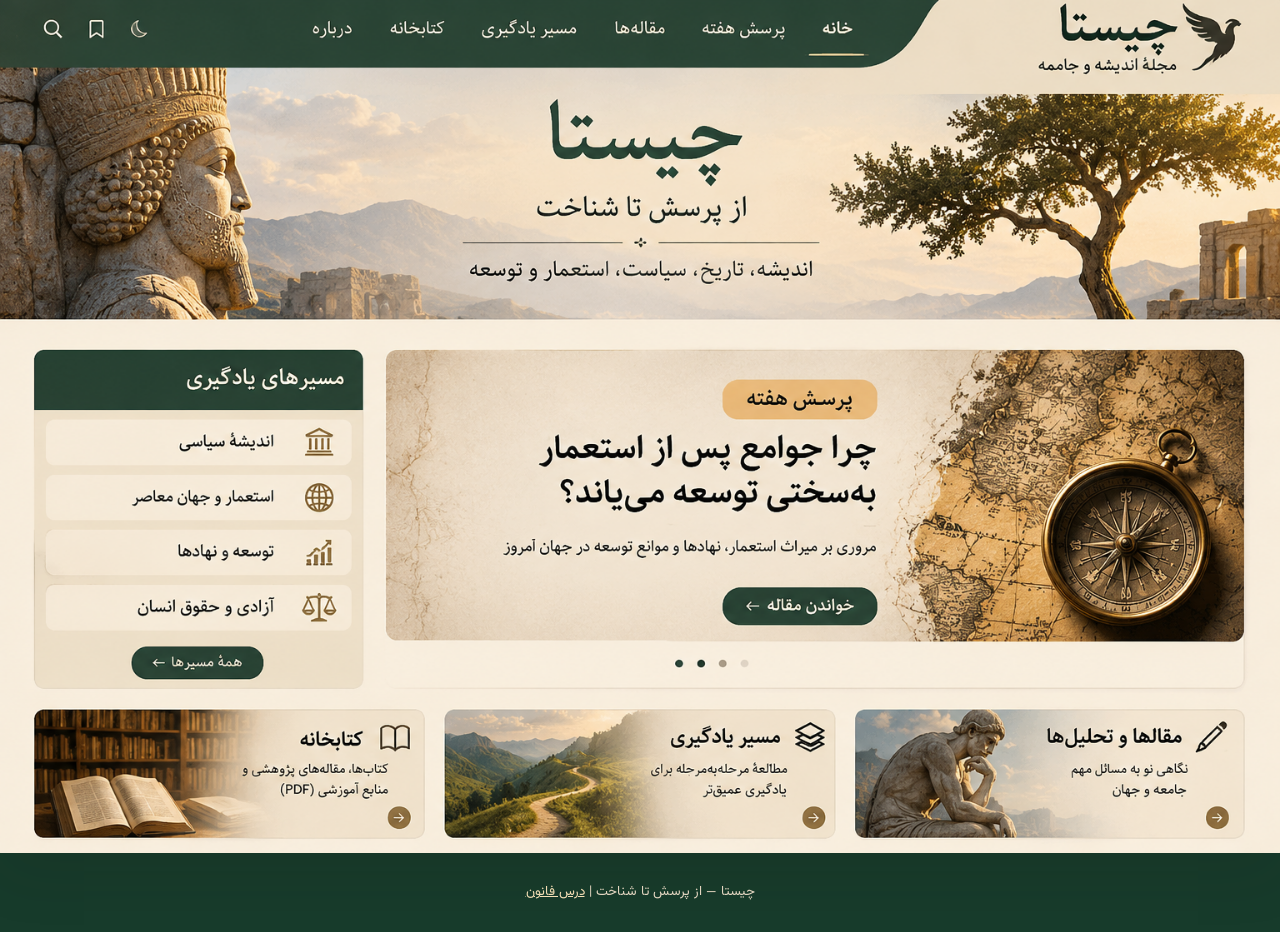
<file: index.html>
<!doctype html>
<html lang="fa" dir="rtl"><head>
<meta charset="utf-8"><meta name="viewport" content="width=device-width,initial-scale=1">
<meta name="description" content="چیستا؛ از پرسش تا شناخت — مجلهٔ اندیشه و جامعه">
<meta name="theme-color" content="#173b2b">
<title>چیستا | از پرسش تا شناخت</title>
<link rel="stylesheet" href="style.css">
<script defer src="home-content.js"></script>
<script defer src="chista-ui.js"></script>
</head><body class="original-home">
<!-- Desktop: the ORIGINAL image is intentionally preserved pixel-for-pixel. Link regions and
     configurable text layers sit ABOVE it. The image's original font, icons and artwork remain. -->
<main class="desktop-site" id="top"><div class="visual-shell" dir="ltr">
<img class="screen-image" src="assets/chista-original.png" width="1536" height="1024" alt="چیستا؛ طرح اصلی مجلهٔ اندیشه و جامعه، پرسش هفته، مسیرهای یادگیری، کتابخانه و مقاله‌ها">
<!-- Main navigation with the same positions as the original design. -->
<a class="hotspot" style="left:63.2%;top:0;width:7.1%;height:7.9%" href="index.html" aria-label="خانه"></a>
<a class="hotspot" style="left:54%;top:0;width:8.7%;height:7.9%" href="question.html" aria-label="پرسش هفته"></a>
<a class="hotspot" style="left:46.8%;top:0;width:6.5%;height:7.9%" href="essays.html" aria-label="مقاله‌ها"></a>
<a class="hotspot" style="left:36.6%;top:0;width:9.5%;height:7.9%" href="paths.html" aria-label="مسیر یادگیری"></a>
<a class="hotspot" style="left:29.4%;top:0;width:6.2%;height:7.9%" href="library.html" aria-label="کتابخانه"></a>
<a class="hotspot" style="left:23%;top:0;width:6.1%;height:7.9%" href="about.html" aria-label="درباره"></a>
<!-- Original icons: search, bookmark, moon. Their pixel artwork is in the screenshot; buttons are invisible hit regions. -->
<button class="tool-hotspot search-hotspot" style="left:2.65%;top:1.2%;width:3.3%;height:5.8%" type="button" data-chista-action="search" aria-label="جست‌وجو در چیستا" title="جست‌وجو"></button>
<button class="tool-hotspot bookmark-hotspot" style="left:6.1%;top:1.2%;width:3.2%;height:5.8%" type="button" data-chista-action="bookmark" aria-label="نشانک‌گذاری سایت" title="ذخیرهٔ سایت"></button>
<button class="tool-hotspot night-hotspot" style="left:9.75%;top:1.2%;width:3%;height:5.8%" type="button" data-chista-action="night" aria-label="حالت مطالعهٔ شب" title="حالت شب"></button>
<!-- Learning pathways: icon positions on the RIGHT are untouched in the original picture. -->
<a class="hotspot" style="left:3.7%;top:49.15%;width:24%;height:5.6%" href="paths.html#degree-1" aria-label="اندیشهٔ سیاسی"></a>
<a class="hotspot" style="left:3.7%;top:55.5%;width:24%;height:5.7%" href="paths.html#degree-2" aria-label="استعمار و جهان معاصر"></a>
<a class="hotspot" style="left:3.7%;top:62%;width:24%;height:5.6%" href="paths.html#degree-1-course-4" aria-label="توسعه و نهادها"></a>
<a class="hotspot" style="left:3.7%;top:68.55%;width:24%;height:5.5%" href="paths.html#degree-1-course-1" aria-label="آزادی و حقوق انسان"></a>
<a class="hotspot" style="left:10.3%;top:75.6%;width:10.6%;height:4.4%" href="paths.html" aria-label="همهٔ مسیرها"></a>
<!-- Main weekly question and bottom cards -->
<a class="hotspot" style="left:30.2%;top:41%;width:67%;height:34%" href="question.html" aria-label="خواندن پرسش هفته"></a>
<a class="hotspot" style="left:2.6%;top:83%;width:30.7%;height:15.3%" href="library.html" aria-label="کتابخانه"></a>
<a class="hotspot" style="left:34.7%;top:83%;width:30.7%;height:15.3%" href="paths.html" aria-label="مسیر یادگیری"></a>
<a class="hotspot" style="left:66.8%;top:83%;width:30.7%;height:15.3%" href="essays.html" aria-label="مقاله‌ها و تحلیل‌ها"></a>
<!-- Editable heading overlays appear only when a value in home-content.js has changed.
     When values are unchanged, the FULL original design stays visible. -->
<div class="editable-overlays" id="chista-overlays" aria-live="polite"></div>
</div></main>

<!-- On narrow mobile screens, use readable responsive text with the original image assets. -->
<div class="mobile-site restored-mobile">
<header class="mobile-header original-mobile-top">
 <a href="index.html" class="mobile-brand"><span class="mobile-logo" data-edit="heroTitle">چیستا</span><span class="mobile-caption">مجلهٔ اندیشه و جامعه</span></a>
 <div class="mobile-tools">
  <button type="button" data-chista-action="search" aria-label="جست‌وجو"><svg viewBox="0 0 24 24" aria-hidden="true"><circle cx="11" cy="11" r="7"/><path d="m20 20-4-4"/></svg></button>
  <button type="button" data-chista-action="bookmark" aria-label="نشانک"><svg viewBox="0 0 24 24" aria-hidden="true"><path d="M6 3h12v18l-6-4-6 4V3z"/></svg></button>
  <button type="button" data-chista-action="night" aria-label="حالت شب"><svg viewBox="0 0 24 24" aria-hidden="true"><path d="M20 15.5A8 8 0 0 1 8.5 4 8.6 8.6 0 1 0 20 15.5z"/></svg></button>
 </div>
</header>
<nav class="mobile-nav" aria-label="فهرست اصلی"><a href="index.html">خانه</a><a href="question.html">پرسش هفته</a><a href="paths.html">مسیر یادگیری</a><a href="essays.html">مقاله‌ها</a><a href="library.html">کتابخانه</a><a href="about.html">درباره</a></nav>
<section class="mobile-hero"><h1 data-edit="heroTitle">چیستا</h1><p data-edit="heroSubtitle">از پرسش تا شناخت</p><small data-edit="heroTopics">اندیشه، تاریخ، سیاست، استعمار و توسعه</small></section>
<main class="mobile-content">
<section class="mobile-panel mobile-feature"><span class="pill" data-edit="featuredLabel">پرسش هفته</span><h2 data-edit="featuredTitle">چرا جوامع پس از استعمار به‌سختی توسعه می‌یابند؟</h2><p data-edit="featuredDescription">مروری بر میراث استعمار، نهادها و موانع توسعه در جهان امروز</p><a class="action" href="question.html"><span data-edit="featuredButton">خواندن مقاله</span> ←</a></section>
<section class="mobile-panel"><h2 data-edit="pathHeading">مسیرهای یادگیری</h2><ul class="path-links"><li><a href="paths.html#degree-1"><span data-edit="pathOne">اندیشهٔ سیاسی</span> <span class="path-small-icon">♜</span></a></li><li><a href="paths.html#degree-2"><span data-edit="pathTwo">استعمار و جهان معاصر</span> <span class="path-small-icon">◎</span></a></li><li><a href="paths.html#degree-1-course-4"><span data-edit="pathThree">توسعه و نهادها</span> <span class="path-small-icon">▥</span></a></li><li><a href="paths.html#degree-1-course-1"><span data-edit="pathFour">آزادی و حقوق انسان</span> <span class="path-small-icon">⚖</span></a></li></ul><a class="action" href="paths.html">همهٔ مسیرها ←</a></section>
<div class="mobile-cards"><a class="mobile-mini" href="library.html"><img src="assets/card-library.webp" alt="کتابخانه"><span data-edit="libraryHeading">کتابخانه</span><small data-edit="libraryDescription">کتاب‌ها، مقاله‌های پژوهشی و منابع آموزشی</small></a><a class="mobile-mini" href="paths.html"><img src="assets/card-pathways.webp" alt="مسیرهای یادگیری"><span data-edit="pathwayHeading">مسیر یادگیری</span><small data-edit="pathwayDescription">مطالعهٔ مرحله به مرحله برای یادگیری عمیق‌تر</small></a><a class="mobile-mini" href="essays.html"><img src="assets/card-articles.webp" alt="مقاله‌ها و تحلیل‌ها"><span data-edit="essaysHeading">مقاله‌ها و تحلیل‌ها</span><small data-edit="essaysDescription">نگاهی نو به مسائل مهم جامعه و جهان</small></a></div>
</main></div>
<footer class="footer">چیستا — از پرسش تا شناخت | <a href="lesson-fanon.html">درس فانون</a></footer>
</body></html>
</file>
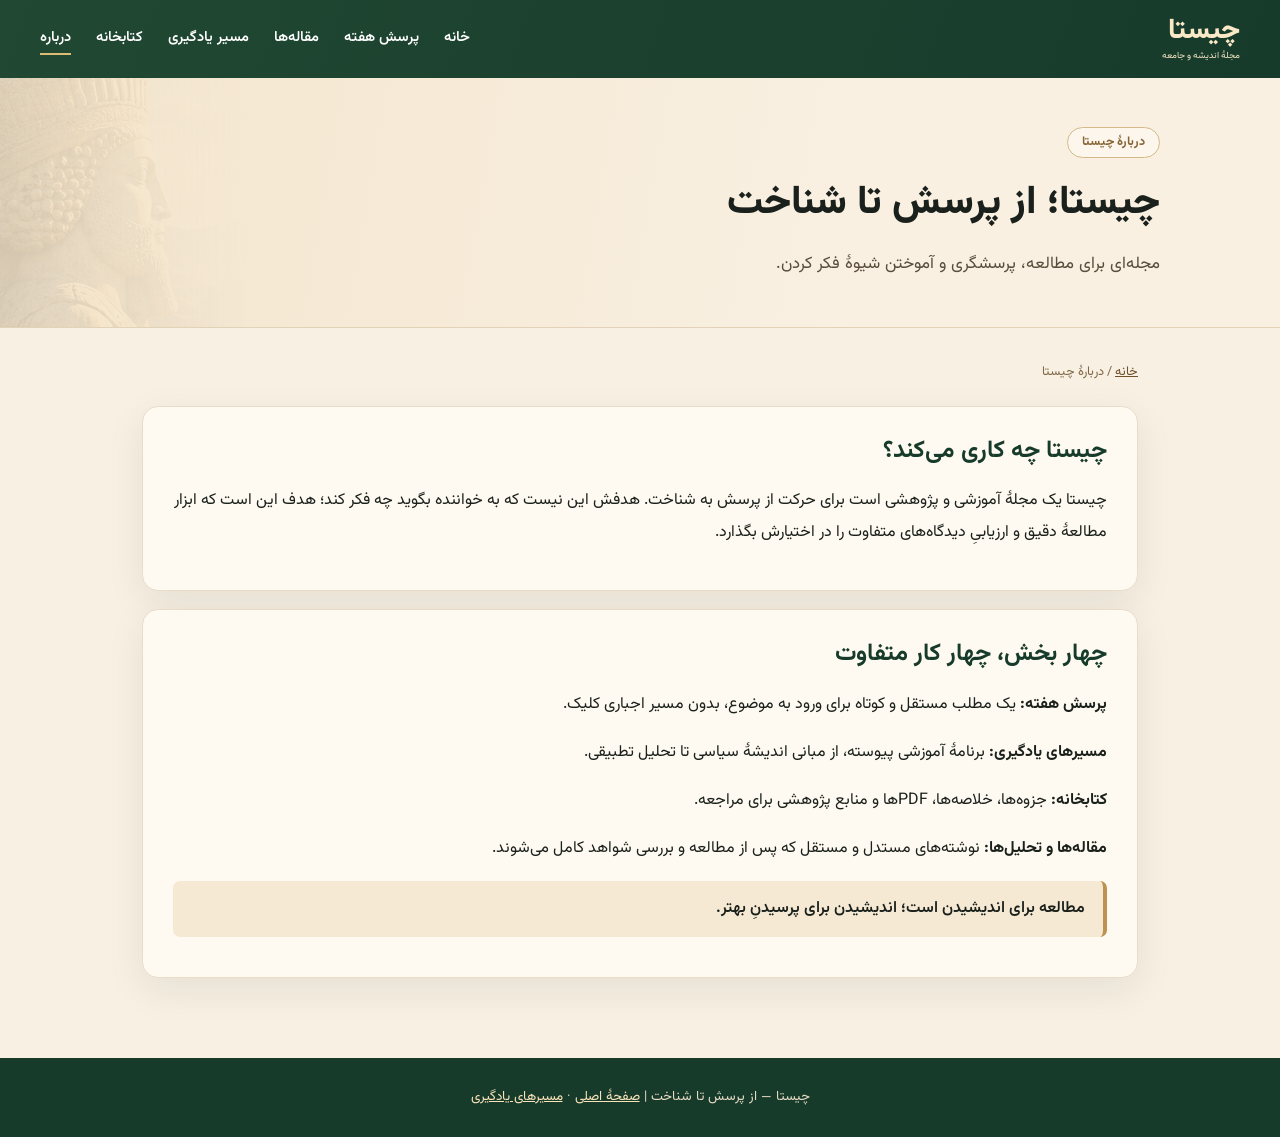
<file: about.html>
<!doctype html><html lang="fa" dir="rtl"><head><meta charset="utf-8"><meta name="viewport" content="width=device-width,initial-scale=1"><meta name="theme-color" content="#173b2b"><title>چیستا | about</title><link rel="stylesheet" href="style.css"></head><body data-page="about"><script src="site.js"></script></body></html>
</file>
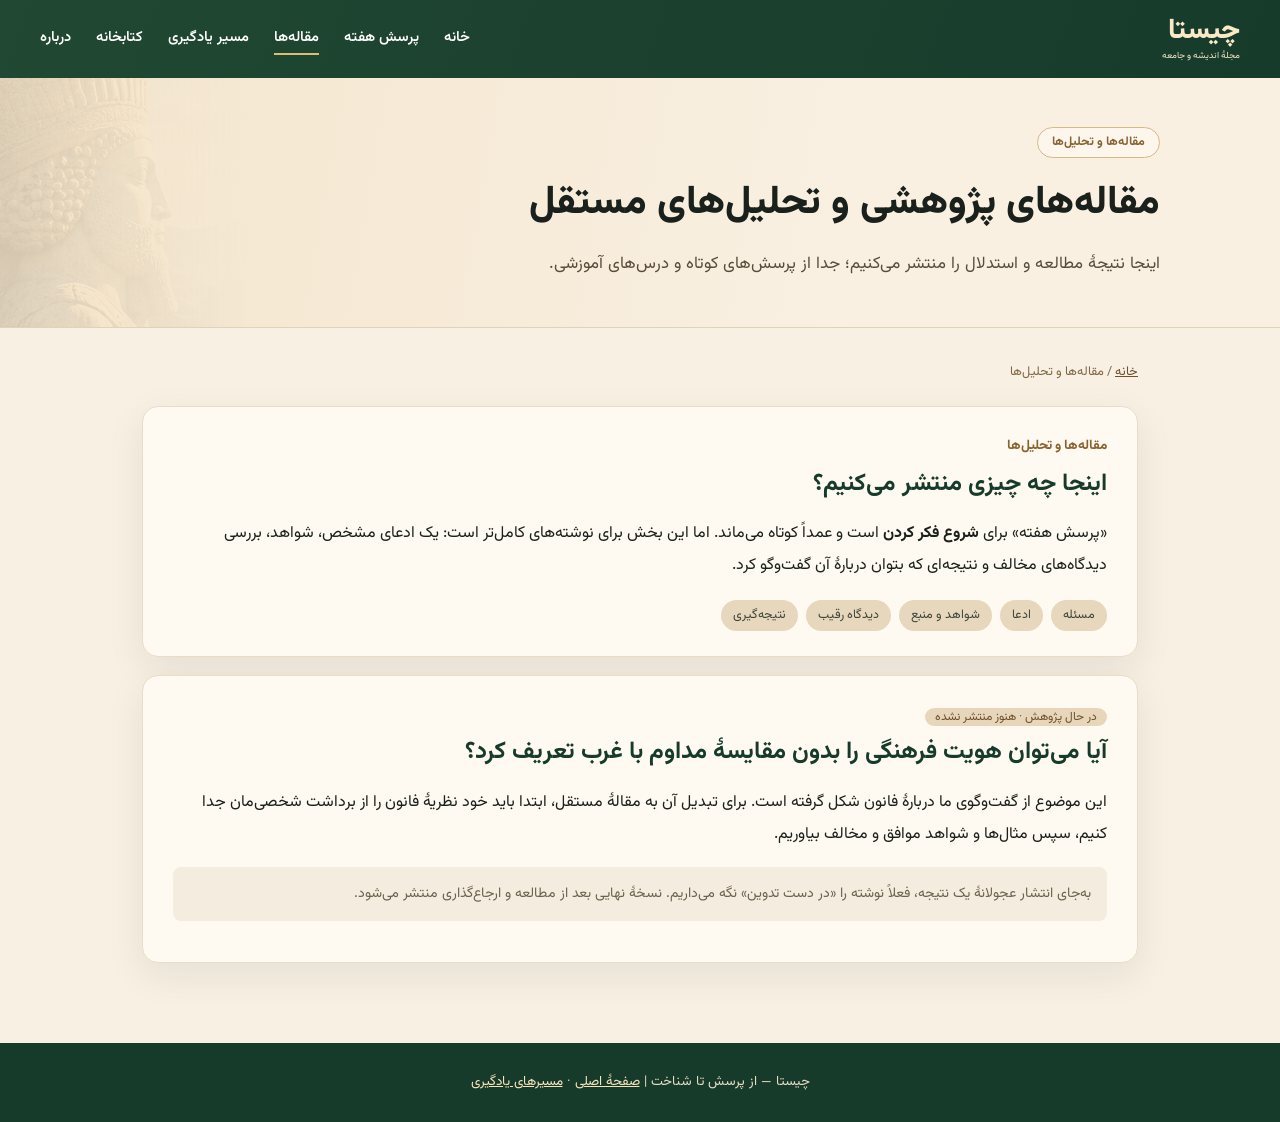
<file: essays.html>
<!doctype html><html lang="fa" dir="rtl"><head><meta charset="utf-8"><meta name="viewport" content="width=device-width,initial-scale=1"><meta name="theme-color" content="#173b2b"><title>چیستا | essays</title><link rel="stylesheet" href="style.css"></head><body data-page="essays"><script src="site.js"></script></body></html>
</file>
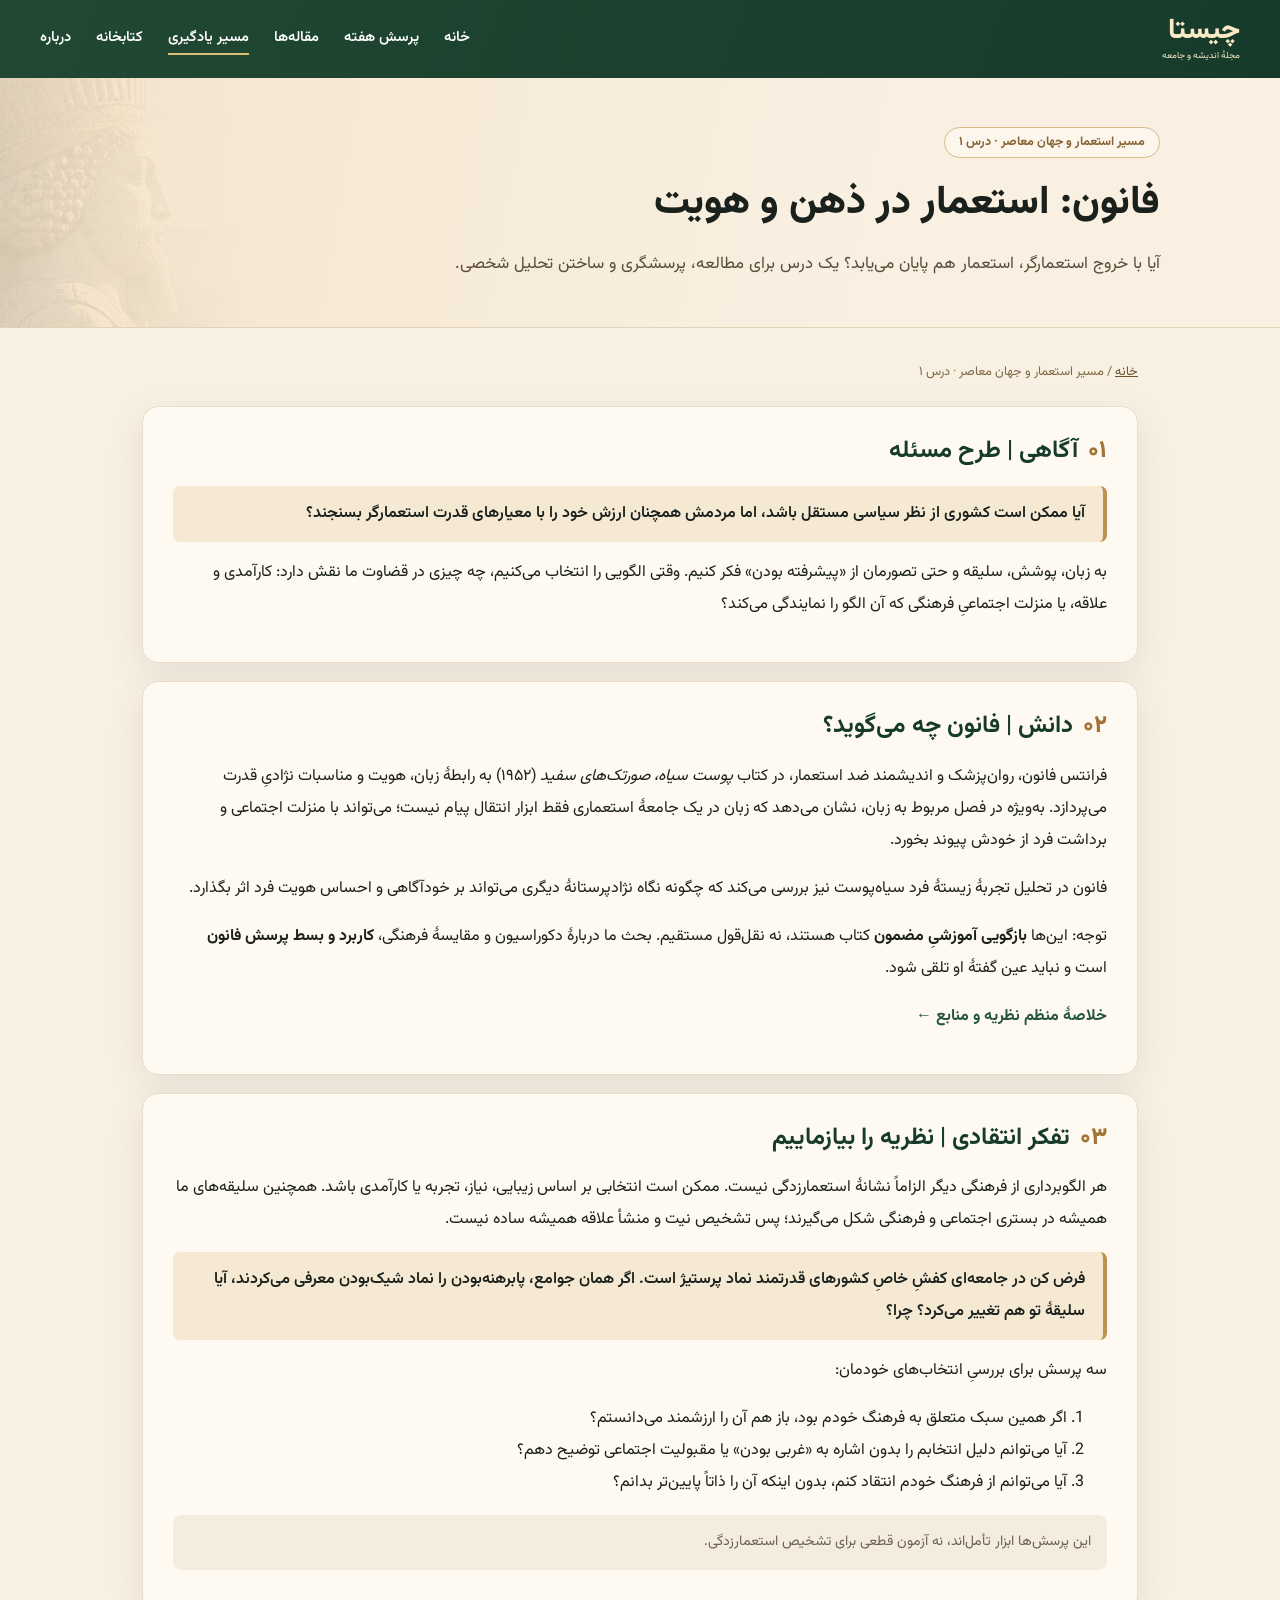
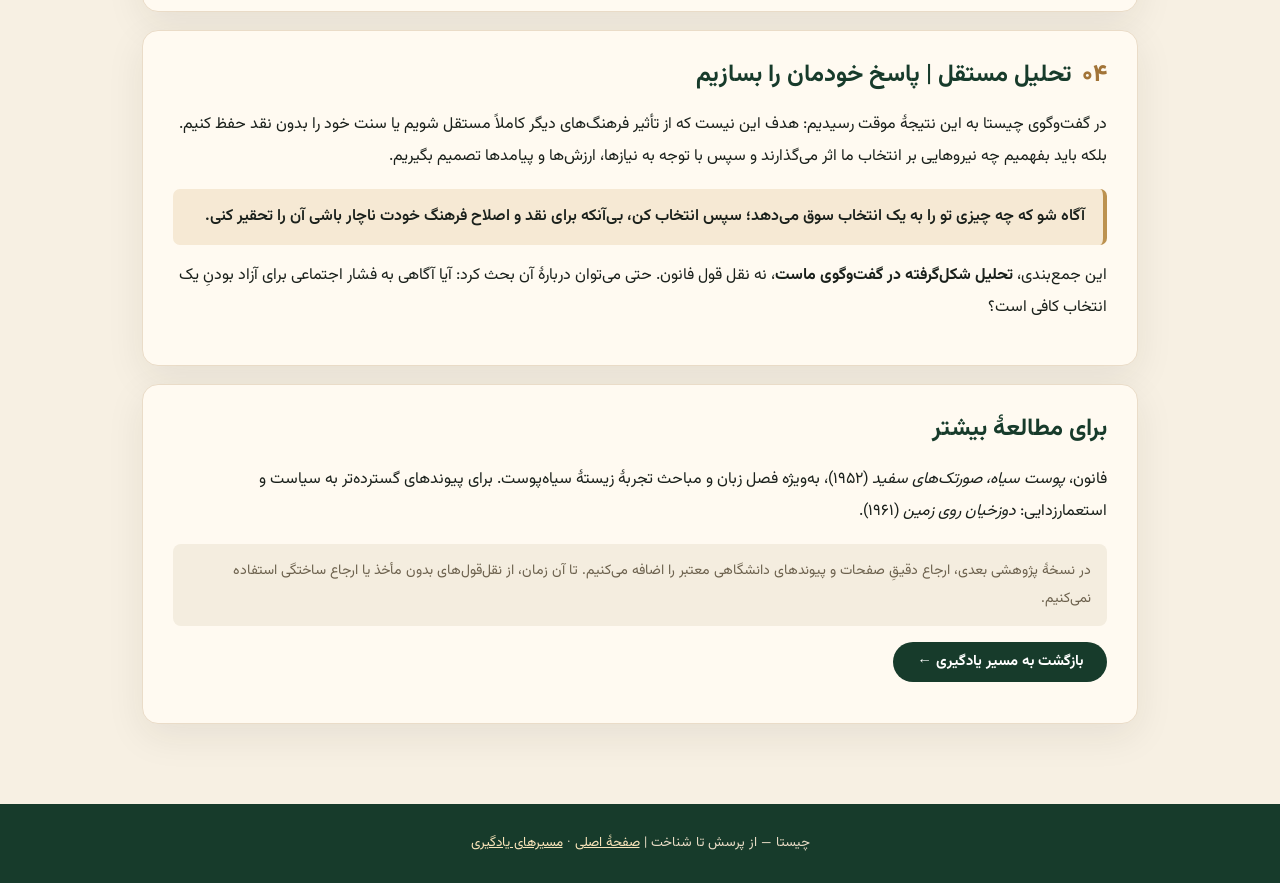
<file: lesson-fanon.html>
<!doctype html><html lang="fa" dir="rtl"><head><meta charset="utf-8"><meta name="viewport" content="width=device-width,initial-scale=1"><meta name="theme-color" content="#173b2b"><title>چیستا | lesson-fanon</title><link rel="stylesheet" href="style.css"></head><body data-page="lesson-fanon"><script src="site.js"></script></body></html>
</file>
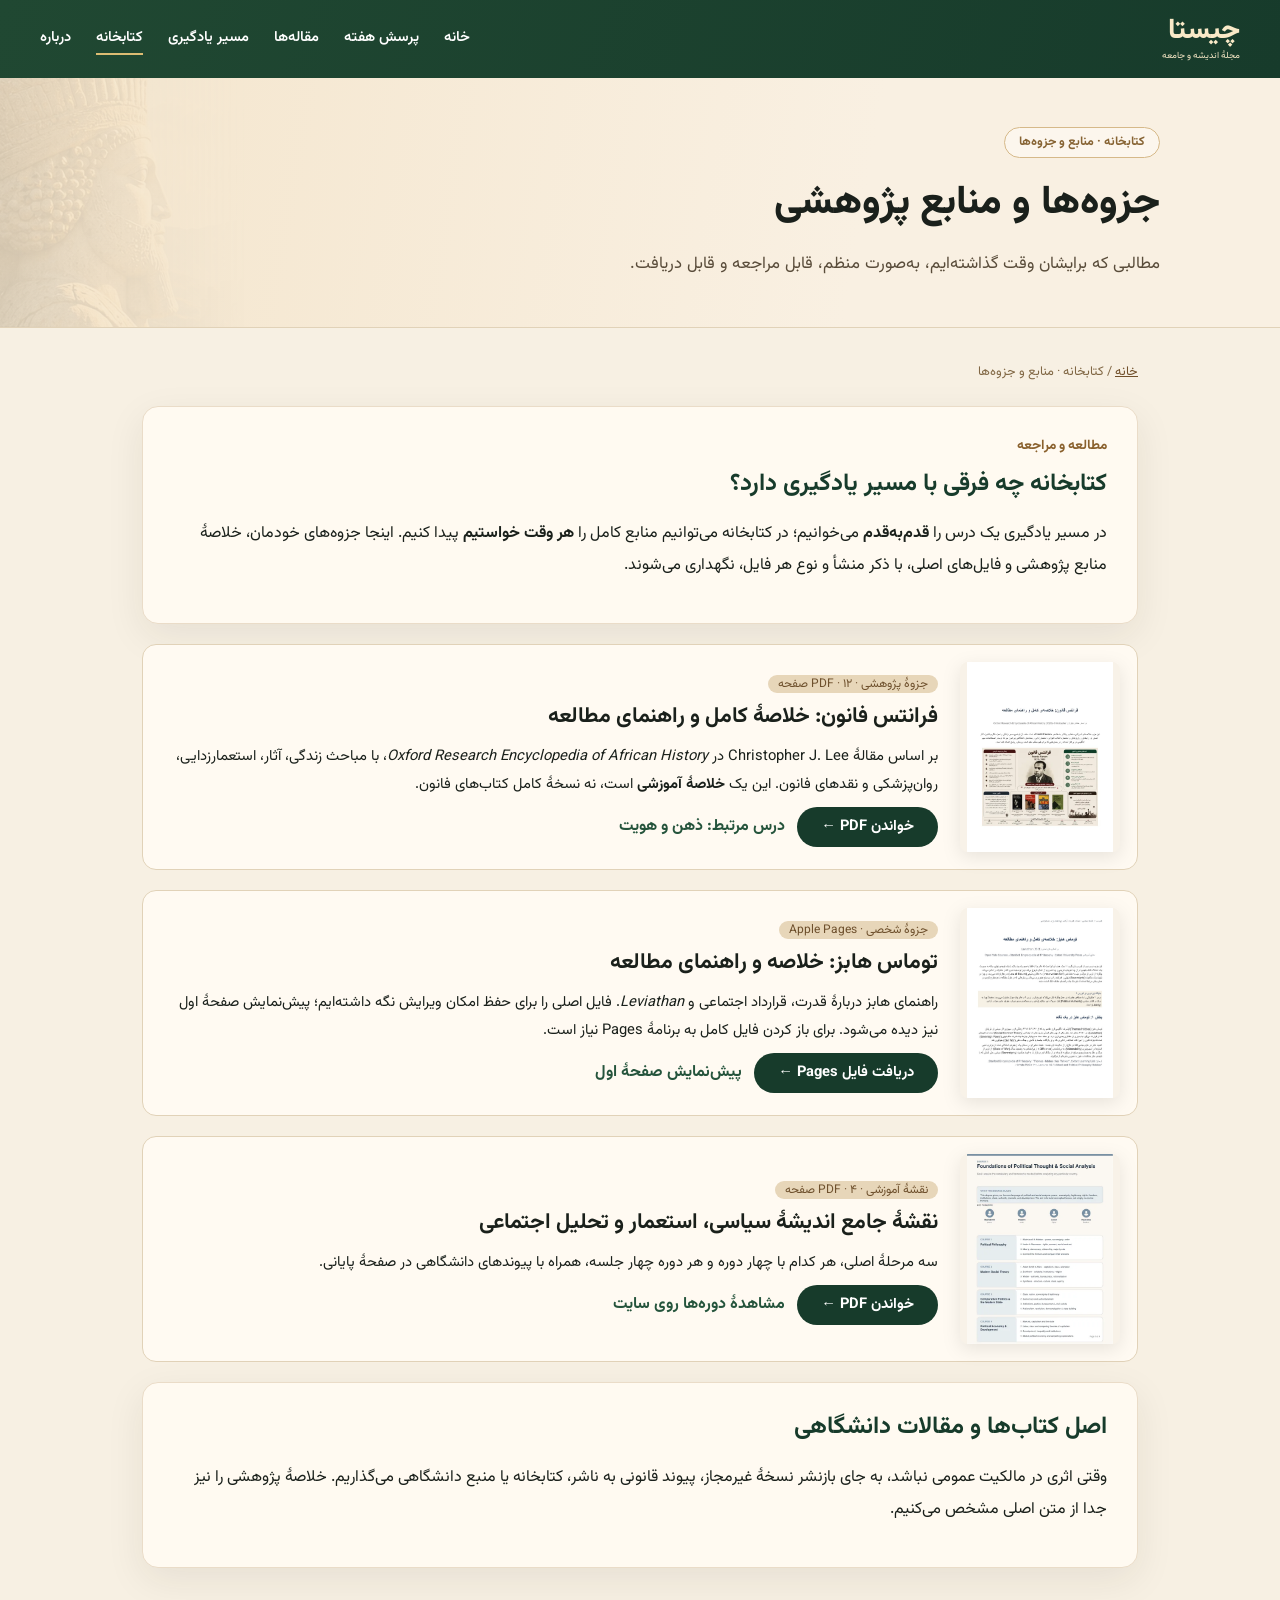
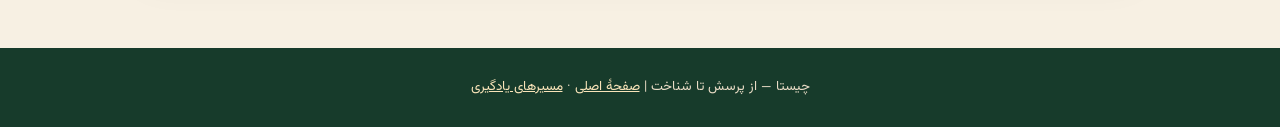
<file: library.html>
<!doctype html><html lang="fa" dir="rtl"><head><meta charset="utf-8"><meta name="viewport" content="width=device-width,initial-scale=1"><meta name="theme-color" content="#173b2b"><title>چیستا | library</title><link rel="stylesheet" href="style.css"></head><body data-page="library"><script src="site.js"></script></body></html>
</file>
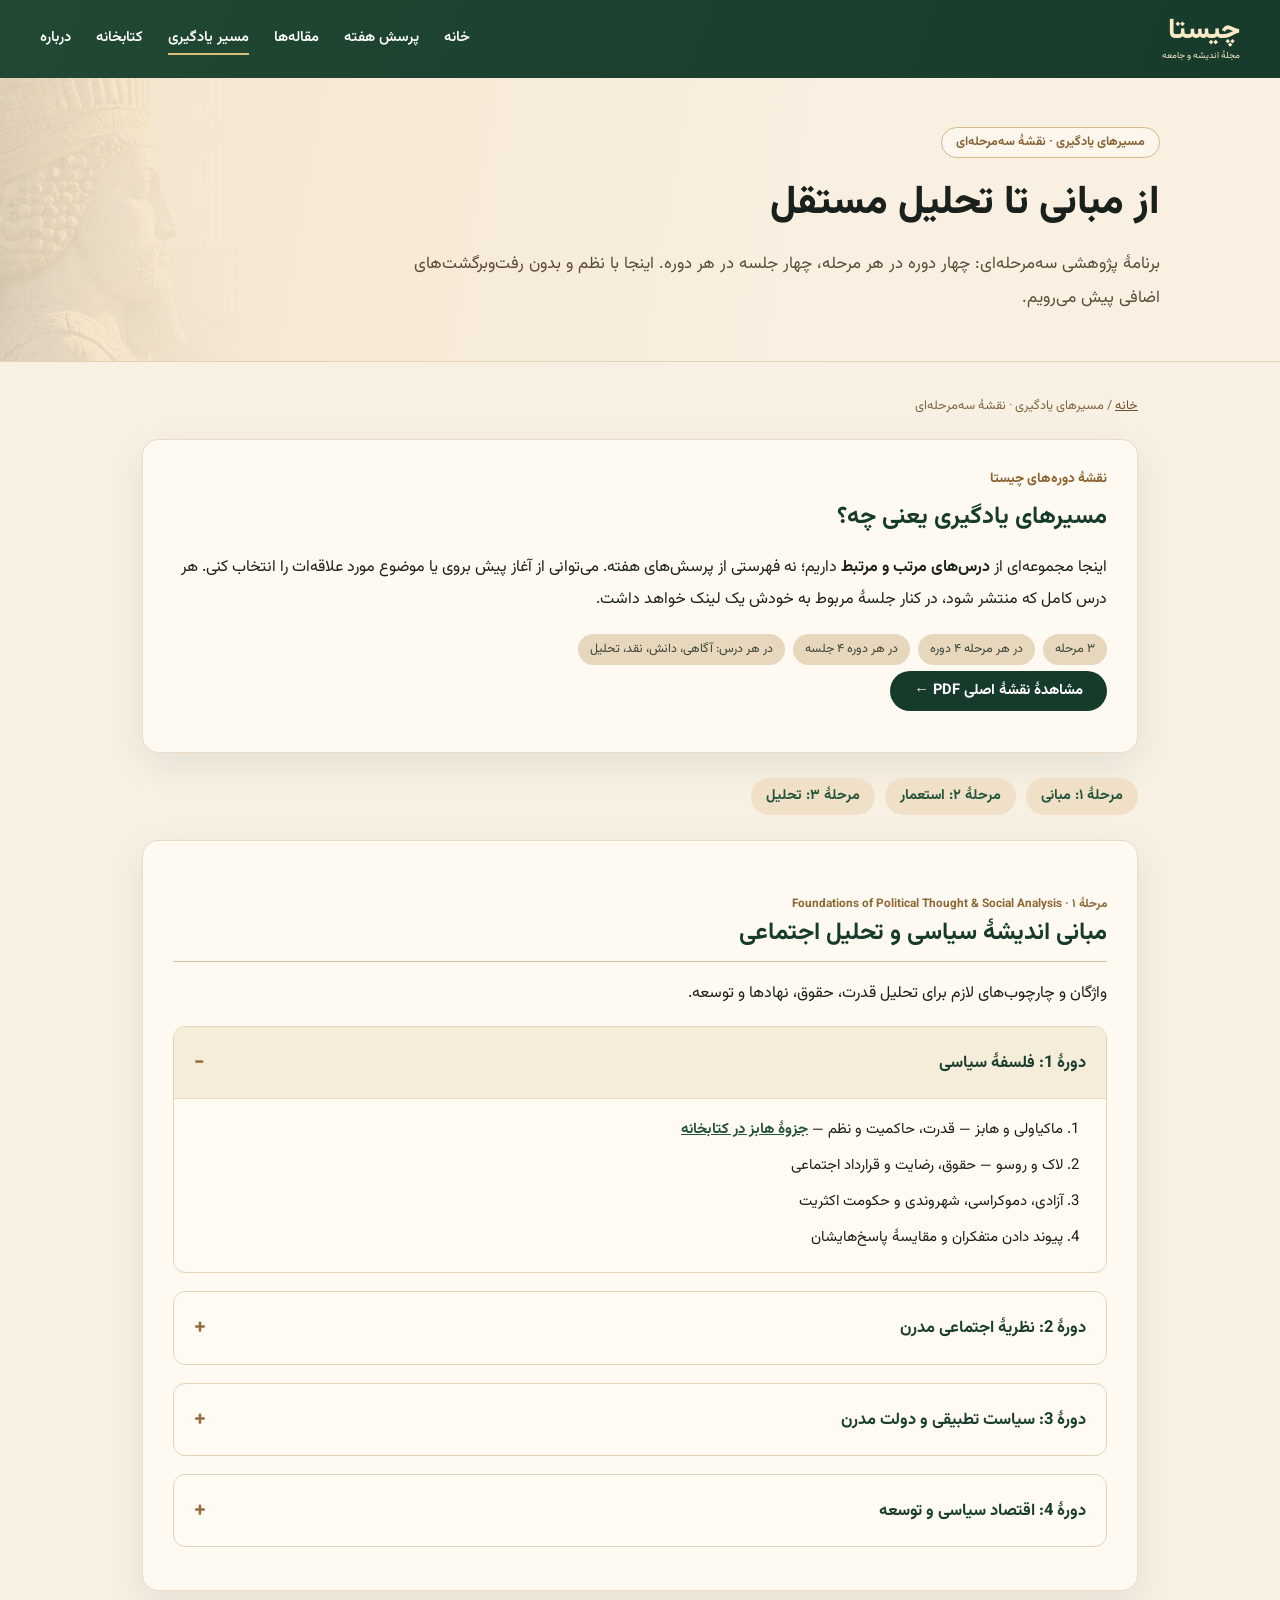
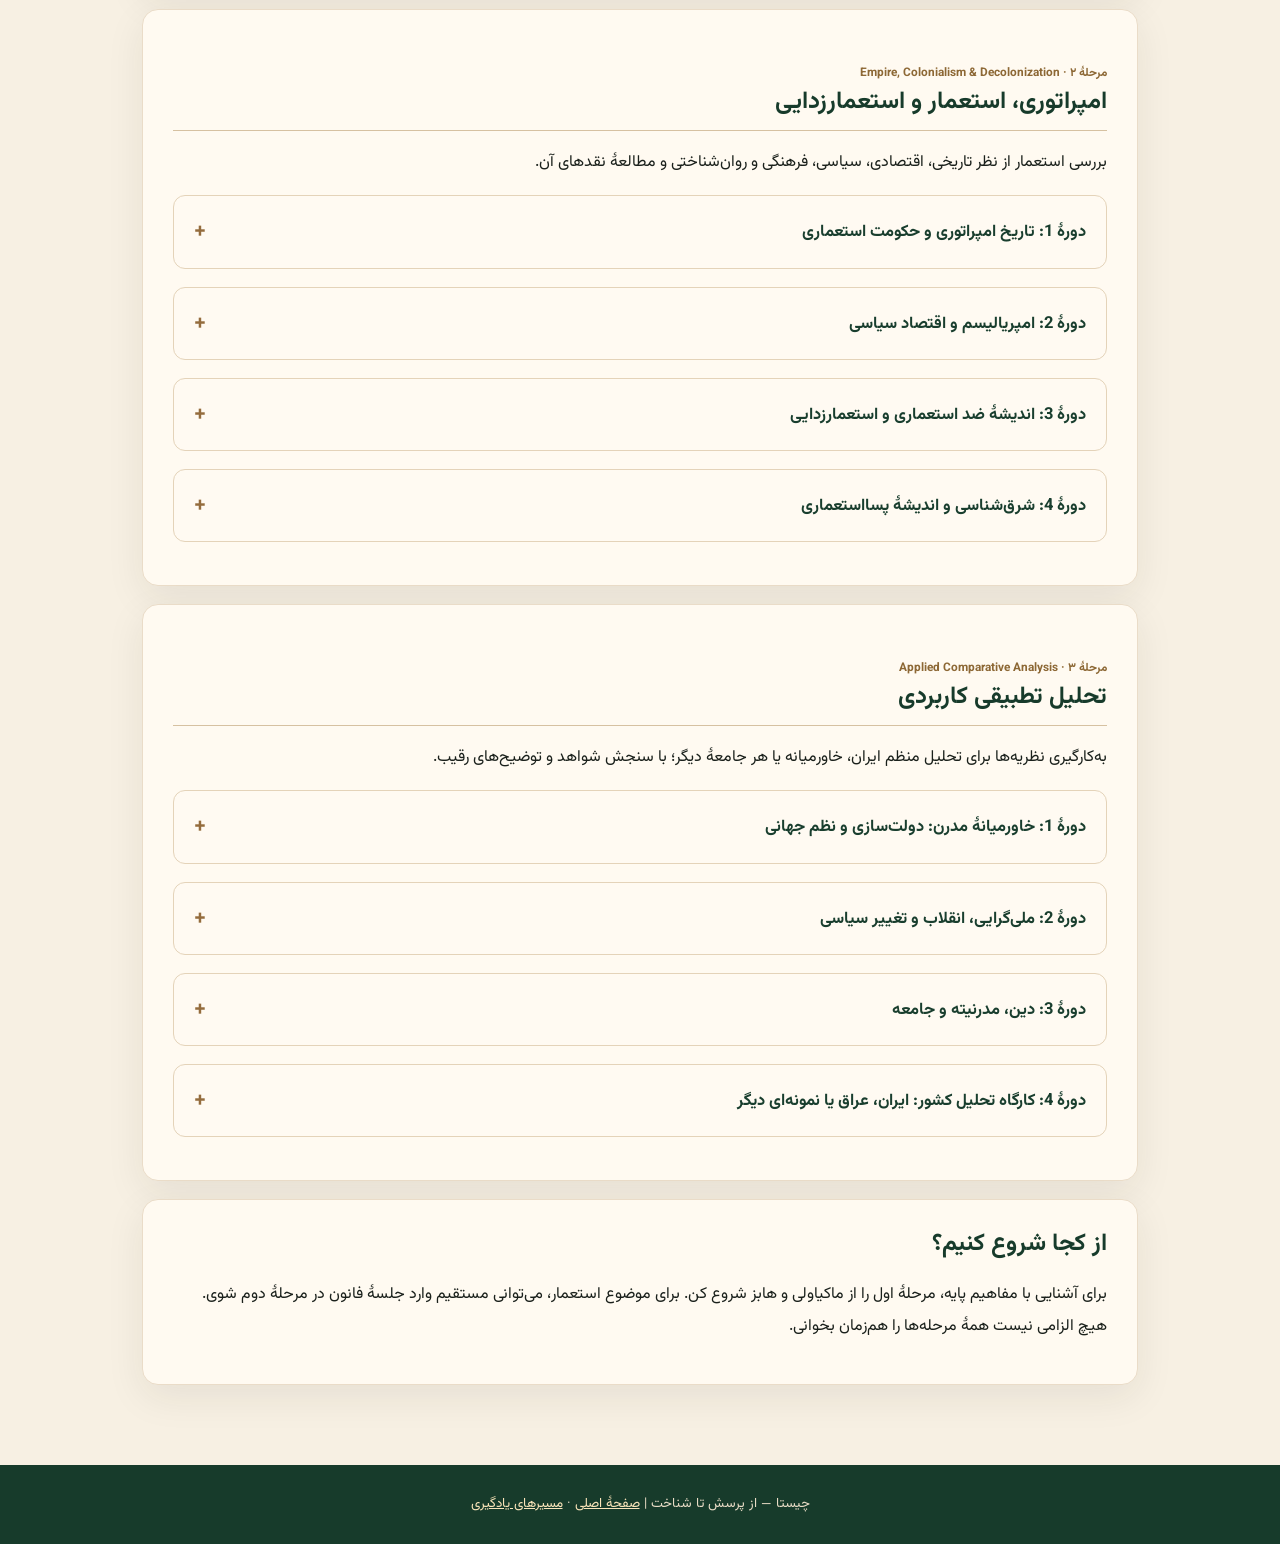
<file: paths.html>
<!doctype html><html lang="fa" dir="rtl"><head><meta charset="utf-8"><meta name="viewport" content="width=device-width,initial-scale=1"><meta name="theme-color" content="#173b2b"><title>چیستا | paths</title><link rel="stylesheet" href="style.css"></head><body data-page="paths"><script src="site.js"></script></body></html>
</file>
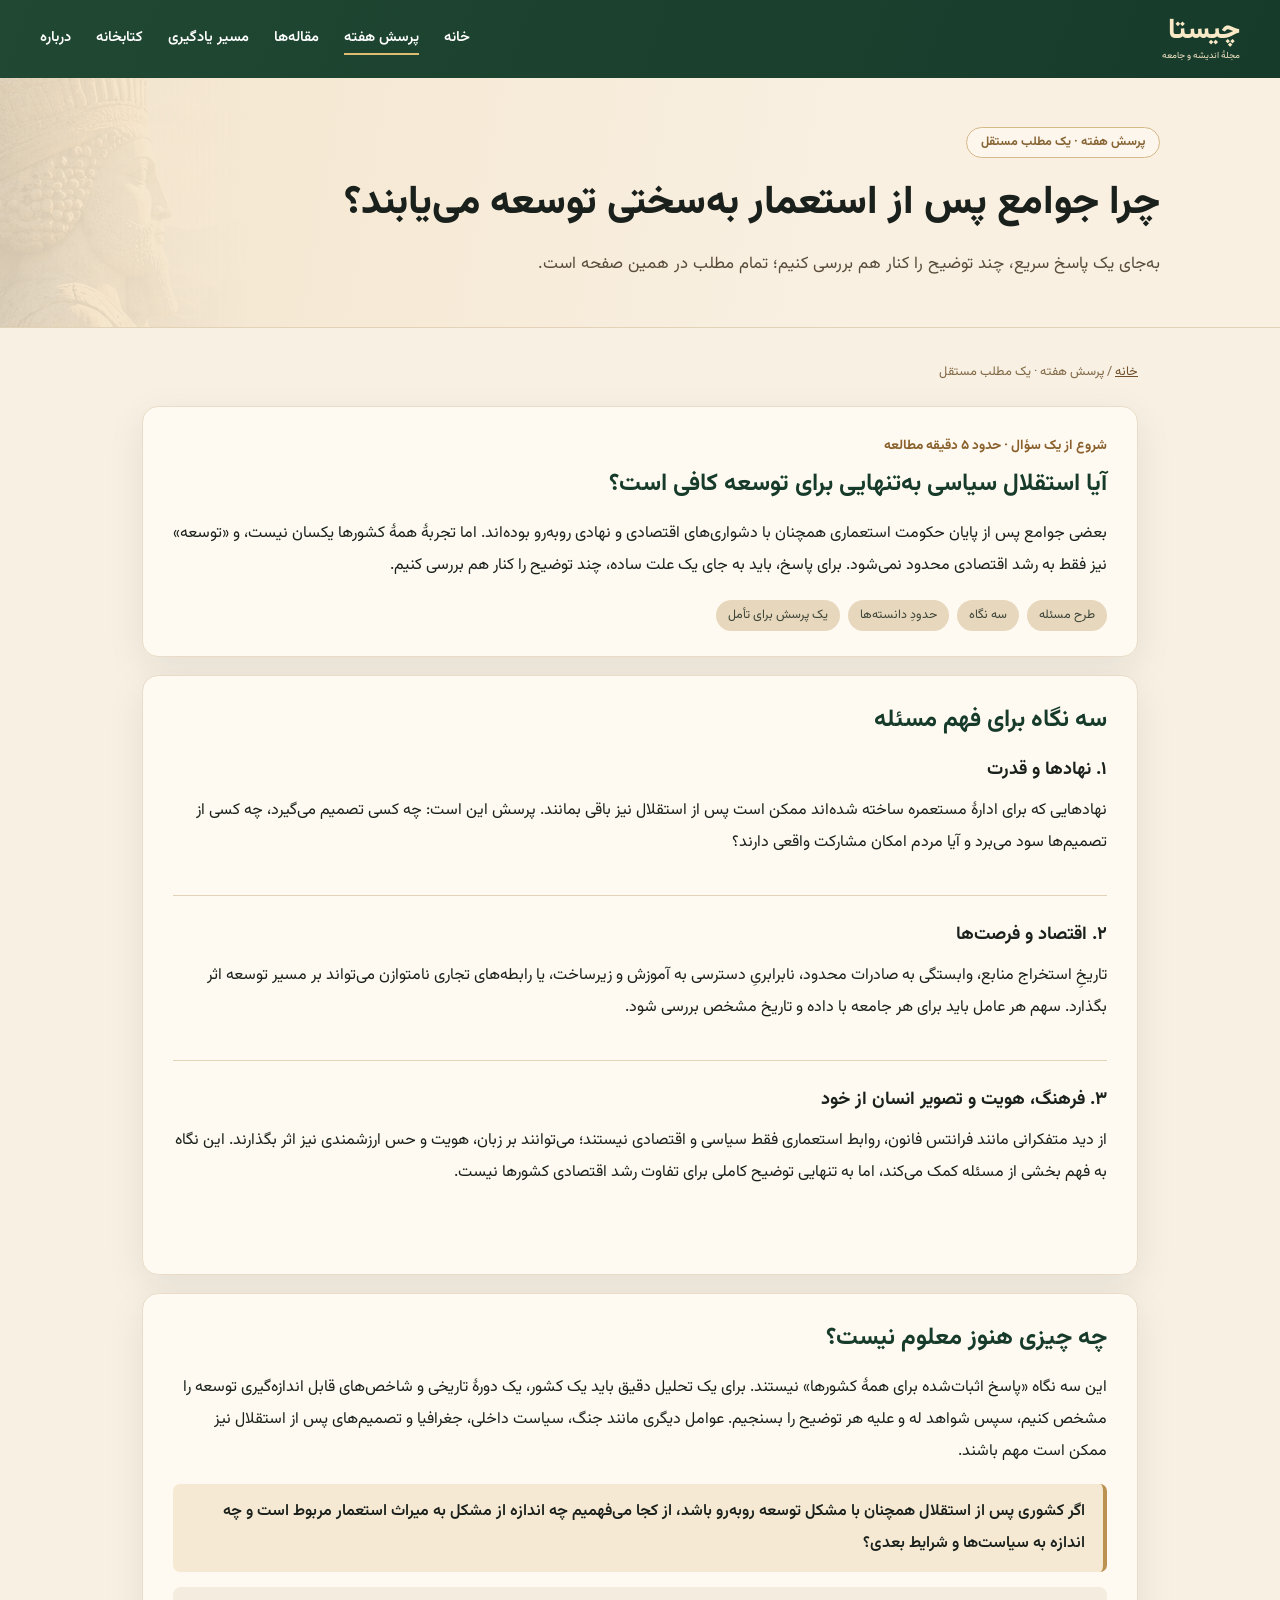
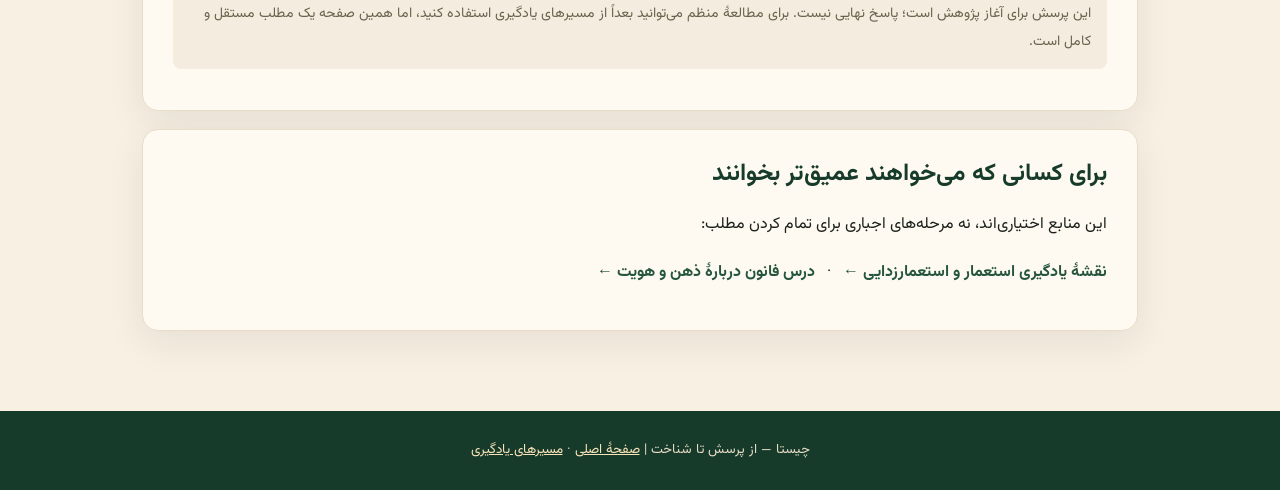
<file: question.html>
<!doctype html><html lang="fa" dir="rtl"><head><meta charset="utf-8"><meta name="viewport" content="width=device-width,initial-scale=1"><meta name="theme-color" content="#173b2b"><title>چیستا | question</title><link rel="stylesheet" href="style.css"></head><body data-page="question"><script src="site.js"></script></body></html>
</file>
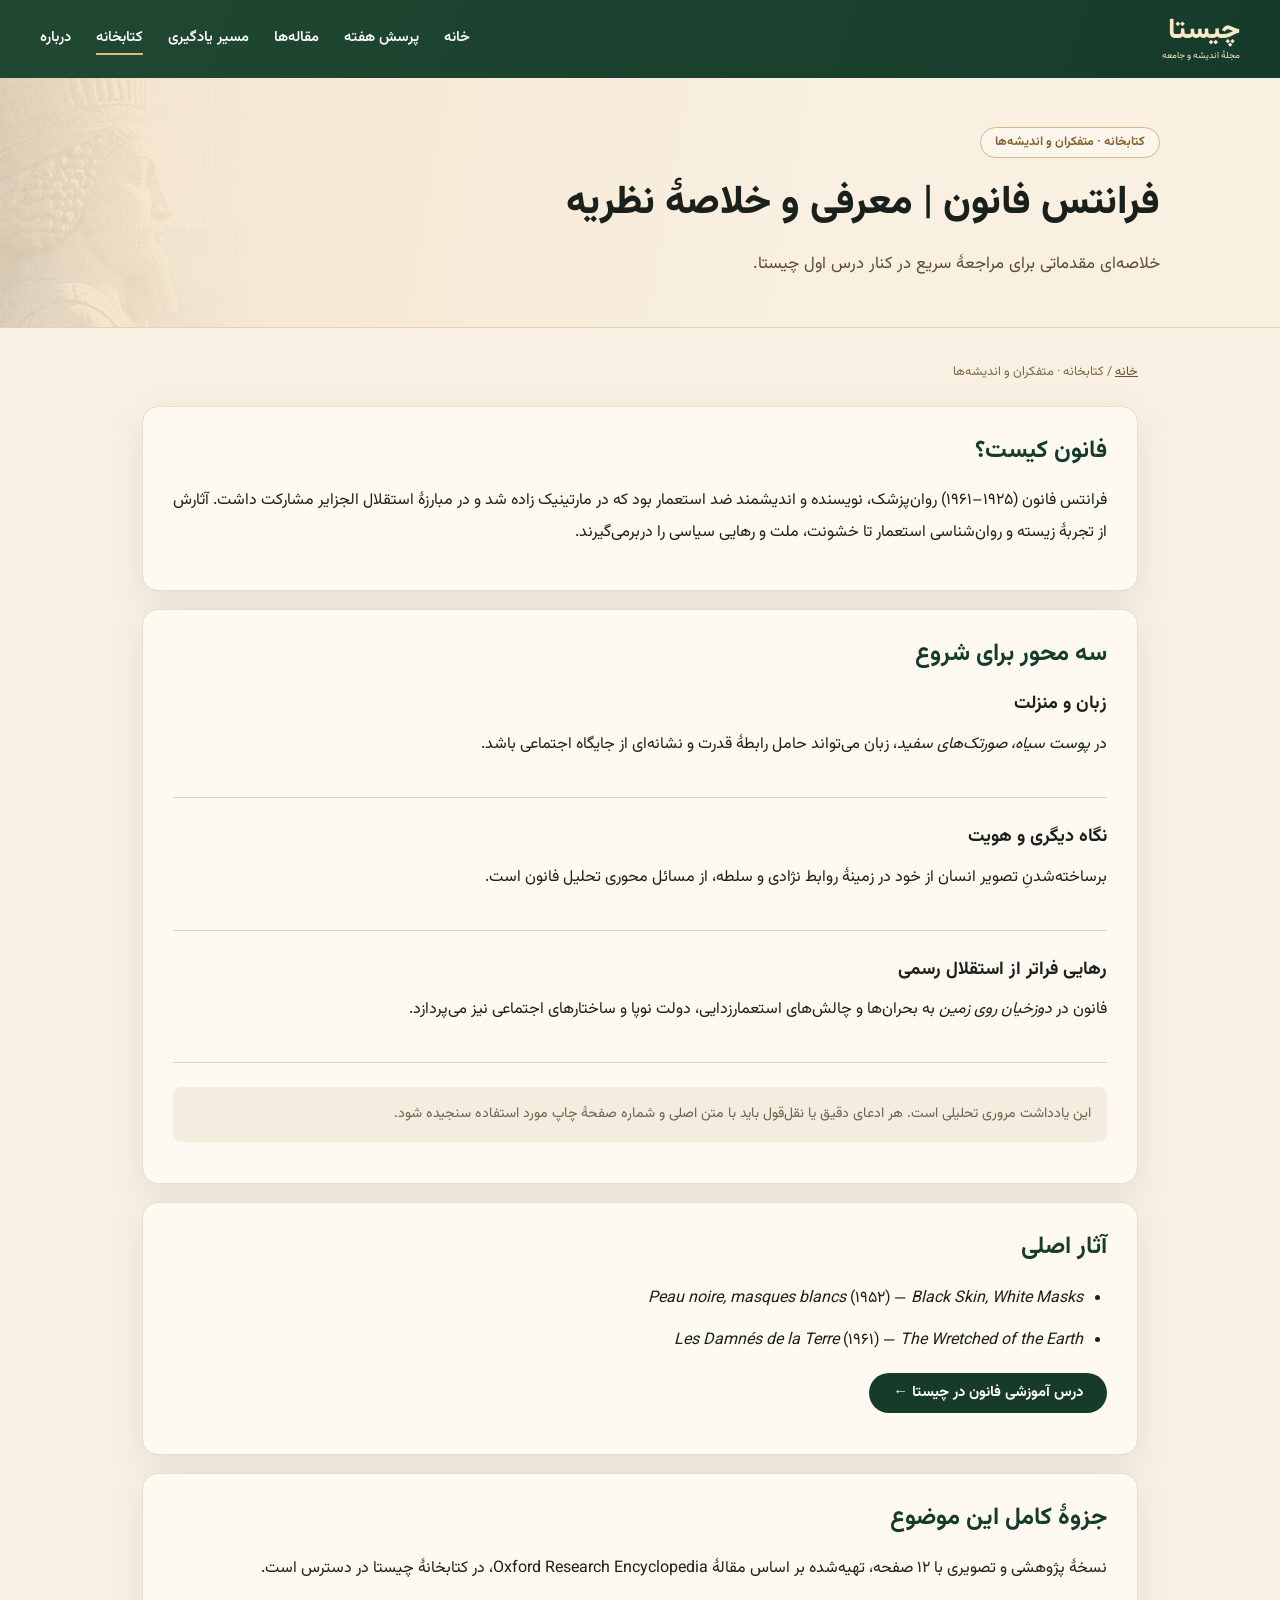
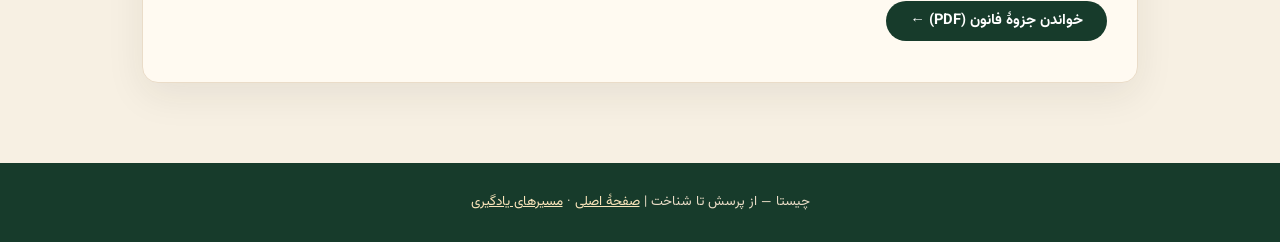
<file: summary-fanon.html>
<!doctype html><html lang="fa" dir="rtl"><head><meta charset="utf-8"><meta name="viewport" content="width=device-width,initial-scale=1"><meta name="theme-color" content="#173b2b"><title>چیستا | summary-fanon</title><link rel="stylesheet" href="style.css"></head><body data-page="summary-fanon"><script src="site.js"></script></body></html>
</file>
<file: style.css>
@import url('https://fonts.googleapis.com/css2?family=Vazirmatn:wght@300;400;500;600;700;800&display=swap');
:root{--green:#173b2b;--green2:#214b37;--paper:#f7f0e3;--cream:#f0e1c9;--gold:#bc9250;--ink:#1a201b;--line:#e1d2b8;--shadow:0 12px 38px rgba(43,36,24,.08)}
*{box-sizing:border-box}html{scroll-behavior:smooth}body{margin:0;background:var(--paper);color:var(--ink);font-family:Vazirmatn,Tahoma,Arial,sans-serif;direction:rtl;line-height:2}a{color:inherit}a:focus-visible,button:focus-visible{outline:3px solid #dbb16c;outline-offset:4px}.desktop-site{display:block;background:#f3e8d5}.screen-image{display:block;width:100%;height:auto}.visual-shell{position:relative;max-width:1536px;margin:auto;box-shadow:0 18px 55px rgba(30,29,18,.14)}.hotspot{position:absolute;z-index:2;display:block;border-radius:10px;text-decoration:none}.hotspot:hover{outline:2px solid rgba(212,172,93,.8);outline-offset:-3px;background:rgba(255,255,255,.07)}.hotspot:focus-visible{outline:3px solid #e6bd79;outline-offset:2px}.mobile-site{display:none}.mobile-nav{background:var(--green);display:flex;gap:16px;justify-content:center;flex-wrap:wrap;padding:12px 10px;color:#fff}.mobile-nav a{text-decoration:none;font-size:.85rem}.mobile-header{display:flex;align-items:center;justify-content:space-between;padding:15px 18px;background:#f1e4cd}.mobile-logo{font-size:2.2rem;font-weight:800;color:var(--green);line-height:1}.mobile-caption{font-size:.74rem}.mobile-hero{position:relative;text-align:center;background:#f4e6ce;padding:45px 20px 52px;overflow:hidden}.mobile-hero:before{content:'';position:absolute;left:-30px;top:10px;width:37%;height:100%;background:url('assets/hero-statue.webp') center/cover;opacity:.36;mask-image:linear-gradient(to right,#000,transparent)}.mobile-hero:after{content:'';position:absolute;right:-30px;top:10px;width:37%;height:100%;background:url('assets/hero-tree.webp') center/cover;opacity:.32;mask-image:linear-gradient(to left,#000,transparent)}.mobile-hero h1{font-size:3.4rem;color:var(--green);margin:0;position:relative}.mobile-hero p{font-size:1.25rem;margin:0;position:relative}.mobile-hero small{position:relative}.mobile-content{padding:18px;display:grid;gap:16px}.mobile-panel{border:1px solid var(--line);border-radius:16px;background:#f6e9d3;padding:19px;box-shadow:var(--shadow)}.mobile-panel h2{margin:0 0 13px;font-size:1.3rem}.mobile-panel a{text-decoration:none}.mobile-feature{min-height:260px;background:linear-gradient(90deg,rgba(248,234,209,.67),rgba(248,234,209,.97) 50%),url('assets/feature-compass.webp') left center/auto 100% no-repeat,#f5e4c9}.pill{display:inline-block;border-radius:50px;background:#e9bc77;padding:2px 17px;color:#222;font-weight:700;font-size:.86rem}.action{display:inline-block;background:var(--green);color:white;padding:9px 24px;border-radius:999px;text-decoration:none;font-weight:700;font-size:.92rem;line-height:1.5}.action:hover{background:#30604a}.path-links{list-style:none;padding:0;margin:10px 0 4px}.path-links li{margin:9px 0;padding:6px 12px;border-radius:10px;background:#fbf2e4}.mobile-cards{display:grid;gap:14px}.mobile-mini{background:#f3e4ce;border:1px solid var(--line);border-radius:13px;overflow:hidden}.mobile-mini img{width:100%;display:block}.mobile-mini a{display:block;text-align:center;padding:5px 15px 12px;font-weight:700;text-decoration:none;color:var(--green)}
/* Reading pages: editable HTML text, rather than an image. */
.inner-header{background:linear-gradient(110deg,#204832,#173b2b);color:#fff;padding:10px max(26px,calc((100vw - 1200px)/2));display:flex;align-items:center;gap:35px;min-height:78px;justify-content:space-between}.brand{text-decoration:none;white-space:nowrap;font-size:1.75rem;line-height:1.2;font-weight:800;color:#f9e9c7}.brand small{display:block;font-size:.57rem;font-weight:400;line-height:1.6}.inner-nav{display:flex;gap:25px;justify-content:center;flex-wrap:wrap}.inner-nav a{text-decoration:none;font-size:.91rem;font-weight:600}.inner-nav a:hover{color:#f5d59b}.inner-nav a.active{border-bottom:2px solid #ddbc73}.read-hero{position:relative;overflow:hidden;background:linear-gradient(100deg,#f4e5cc,#f9f0e2 67%);border-bottom:1px solid var(--line);padding:48px 20px 45px}.read-hero:before{content:'';position:absolute;left:0;top:0;width:250px;height:100%;background:url('assets/hero-statue.webp') center/cover no-repeat;opacity:.15;mask-image:linear-gradient(to right,#000,transparent)}.read-hero .wrap{position:relative}.wrap{max-width:1040px;margin:auto}.eyebrow{display:inline-block;color:#876434;border:1px solid #d6b989;border-radius:35px;padding:2px 14px;font-size:.78rem;font-weight:700;background:rgba(255,252,247,.53)}h1,h2,h3{line-height:1.65}h1{font-size:clamp(1.85rem,3.1vw,2.65rem);margin:13px 0 12px;font-weight:800}h2{font-size:1.5rem;margin:0 0 14px}h3{font-size:1.13rem;margin:10px 0}.lede{max-width:750px;color:#594c3a;font-size:1.05rem;margin:0}.main-content{max-width:1040px;margin:32px auto 80px;padding:0 22px}.bread{font-size:.8rem;color:#806744;margin-bottom:20px}.bread a{color:#71502b}.section-card{background:#fffaf1;border:1px solid #eadcc8;border-radius:16px;padding:25px 30px;margin:18px 0;box-shadow:var(--shadow)}.section-card p{margin:6px 0 16px}.section-card h2{color:var(--green)}.section-number{color:#a27438;font-weight:800;margin-left:10px}.thought{border-right:4px solid var(--gold);background:#f6e9d4;padding:12px 18px;border-radius:7px;margin:15px 0;font-weight:600}.note{font-size:.88rem;color:#6d624e;background:#f4eddf;border-radius:8px;padding:13px 16px}.resource-list{padding-right:24px}.resource-list li{margin:10px 0}.route-grid{display:grid;grid-template-columns:repeat(2,minmax(0,1fr));gap:18px}.route-tile{display:block;background:#fff8ed;border-radius:15px;border:1px solid var(--line);padding:25px;color:inherit;text-decoration:none;box-shadow:var(--shadow)}.route-tile:hover{border-color:var(--gold);transform:translateY(-2px)}.route-tile p{font-size:.9rem;color:#73644c}.tag{background:#e7d6b9;border-radius:20px;padding:0px 10px;font-size:.75rem;color:#6e502d}.timeline{list-style:none;padding:0;counter-reset:steps}.timeline li{position:relative;padding:12px 38px 18px 15px;border-right:2px solid #d4b67d;margin-right:12px}.timeline li:before{counter-increment:steps;content:counter(steps);position:absolute;right:-17px;top:13px;width:32px;height:32px;border-radius:50%;background:var(--green);color:#fff;text-align:center;line-height:32px;font-family:Arial}.timeline li a{font-weight:700;text-decoration:none;color:var(--green)}.footer{background:#173b2b;color:#e9dcc6;padding:26px 20px;text-align:center;font-size:.84rem}.footer a{color:#f9e4b9}.mini-link{display:inline-block;text-decoration:none;color:#25563d;font-weight:700}.mini-link:hover{text-decoration:underline}.field{border-bottom:1px solid var(--line);padding-bottom:20px;margin-bottom:24px}.field:last-child{border-bottom:0}.block-quote{background:#f4e7d1;border-right:4px solid var(--gold);padding:15px 20px;border-radius:6px}
@media(max-width:780px){.desktop-site{display:none}.mobile-site{display:block}.inner-header{padding:15px;display:block;text-align:center}.inner-nav{gap:10px 20px;margin-top:12px}.inner-nav a{font-size:.78rem}.read-hero{padding:33px 18px}.main-content{padding:0 16px;margin:18px auto 52px}.section-card{padding:20px 18px}.route-grid{grid-template-columns:1fr}h1{font-size:1.85rem}.lede{font-size:.95rem}}

/* CHISTA V2: fully editable, image-free headings on the original-inspired homepage */
.homepage { background:#f8efdf; }
.home-header{max-width:1536px;margin:auto;min-height:80px;display:flex;align-items:stretch;background:linear-gradient(130deg,#15392a,#274434);}
.masthead{background:#efe0c7;display:flex;align-items:center;justify-content:center;gap:8px;width:26%;min-width:245px;text-decoration:none;color:#122f23;padding:2px 20px 4px;position:relative;z-index:1;}
.masthead-bird{width:68px;height:58px;object-fit:contain;}
.masthead-name{font-size:clamp(1.7rem,2.6vw,2.8rem);font-weight:800;line-height:1.1;white-space:nowrap;}
.masthead-name small{display:block;font-size:.38em;line-height:1.7;font-weight:500;color:#27382f;text-align:center;}
.primary-nav{display:flex;flex:1;align-items:center;justify-content:space-evenly;gap:12px;padding:0 17px 0 26px;border-bottom-left-radius:65px;}
.primary-nav a{color:#fbefdf;text-decoration:none;padding:15px 6px;font-size:clamp(.84rem,1.2vw,1.12rem);font-weight:600;white-space:nowrap;line-height:1.7;}
.primary-nav a.current{border-bottom:2px solid #c6a666;}
.primary-nav a:hover{color:#e7c580;}
.home-hero{max-width:1536px;margin:auto;min-height:305px;background:linear-gradient(90deg,#e5d0aa,#f5e8d4 28%,#f4e8d5 70%,#ddbd86);position:relative;display:flex;align-items:center;justify-content:center;overflow:hidden;border-bottom:3px solid #e0c79c;}
.home-hero .hero-statue,.home-hero .hero-tree{position:absolute;top:0;bottom:0;width:34%;background-size:cover;background-repeat:no-repeat;pointer-events:none;}
.home-hero .hero-statue{left:0;background-image:url('assets/hero-statue.webp');background-position:left center;mask-image:linear-gradient(to right,#000 53%,transparent 100%);}
.home-hero .hero-tree{right:0;background-image:url('assets/hero-tree.webp');background-position:right center;mask-image:linear-gradient(to left,#000 52%,transparent 100%);}
.hero-center{position:relative;z-index:1;text-align:center;width:52%;padding:14px 18px;color:#19271e;}
.hero-center h1{font-size:clamp(3.7rem,6.4vw,6.6rem);color:#173d2d;font-weight:800;line-height:1.2;margin:0;letter-spacing:-3px;}
.hero-subtitle{font-size:clamp(1.5rem,2.4vw,2.45rem);margin:2px 0 0;line-height:1.5;font-weight:650;}
.hero-ornament{font-size:1.18rem;color:#8d6535;margin:3px auto;max-width:330px;display:flex;gap:14px;align-items:center;justify-content:center;}
.hero-ornament:before,.hero-ornament:after{content:'';display:block;flex:1;height:1px;background:#9d7d56;}
.hero-topics{font-size:clamp(.93rem,1.55vw,1.4rem);margin:0;font-weight:500;white-space:nowrap;}
.home-content{max-width:1536px;margin:auto;padding:36px 40px 30px;}
.home-top-grid{display:grid;grid-template-columns: minmax(0,2.57fr) minmax(300px,1fr);gap:27px;align-items:stretch;}
.weekly-feature{border:1px solid #e8d2af;box-shadow:0 8px 25px rgba(71,52,26,.06);border-radius:12px;min-height:351px;position:relative;overflow:hidden;background:#f4e5cc;display:flex;align-items:center;justify-content:flex-start;}
.weekly-art{position:absolute;left:0;top:0;bottom:0;width:46%;background-image:url('assets/feature-compass.webp');background-size:cover;background-position:center;}
.weekly-feature:after{content:'';position:absolute;inset:0;background:linear-gradient(90deg,rgba(246,230,202,.02) 0%,rgba(247,234,211,.36) 30%,rgba(250,238,218,.98) 56%,#f7ead5 100%);pointer-events:none;}
.weekly-text{position:relative;z-index:2;width:69%;margin-right:5%;text-align:center;padding:20px 30px;}
.weekly-label{display:inline-block;border-radius:100px;background:linear-gradient(120deg,#dca860,#edc587);color:#2b1a10;font-weight:700;padding:5px 28px;font-size:1.1rem;line-height:1.8;}
.weekly-text h2{font-size:clamp(1.65rem,2.5vw,2.75rem);line-height:1.58;font-weight:800;color:#111915;margin:10px 0 18px;}
.weekly-text p{font-size:clamp(.85rem,1.1vw,1.12rem);line-height:1.9;margin:0 auto 18px;max-width:580px;}
.weekly-text .action{font-size:.91rem;}
.home-pathway{border:1px solid #d9c9ae;border-radius:12px;background:linear-gradient(130deg,#f5e7ce,#e8d7b9);overflow:hidden;display:flex;flex-direction:column;box-shadow:0 8px 25px rgba(71,52,26,.06);}
.home-pathway h2{background:linear-gradient(120deg,#183b2d,#28533e);color:#fff9ea;font-size:1.55rem;margin:0;padding:10px 20px;text-align:right;}
.home-pathway-links{padding:12px 14px 3px;display:grid;gap:8px;flex:1;}
.home-pathway-links a{background:#f9efdd;border-radius:11px;text-decoration:none;padding:7px 14px;display:flex;align-items:center;justify-content:space-between;font-size:1.02rem;font-weight:600;gap:6px;min-height:47px;}
.home-pathway-links a:hover{background:#fff9ed;box-shadow:inset 0 0 0 1px #d2a66a;}
.path-symbol{font-size:1.75rem;color:#92743e;line-height:1;}
.home-all-paths{display:block;background:#1c4935;color:#fff8e9;border-radius:80px;padding:3px 28px;align-self:center;text-decoration:none;font-weight:700;font-size:.87rem;margin:14px 0 15px;}
.home-bottom-grid{display:grid;grid-template-columns:repeat(3,minmax(0,1fr));gap:23px;margin-top:22px;}
.home-teaser{display:block;position:relative;min-height:155px;border-radius:11px;overflow:hidden;border:1px solid #dccbac;background:#f6ead3;text-decoration:none;}
.teaser-art{position:absolute;top:0;bottom:0;left:0;width:62%;background-size:cover;background-position:center;}
.teaser-essays .teaser-art{background-image:url('assets/card-articles-art.webp');}
.teaser-pathway .teaser-art{background-image:url('assets/card-pathways-art.webp');}
.teaser-library .teaser-art{background-image:url('assets/card-library-art.webp');}
.home-teaser:before{content:'';position:absolute;inset:0;background:linear-gradient(90deg,rgba(244,232,210,0) 2%,rgba(248,236,218,.46) 37%,#f4e6cf 63%);z-index:1;}
.teaser-copy{position:relative;z-index:2;max-width:56%;margin-left:auto;padding:15px 19px 20px 10px;min-height:155px;}
.teaser-copy h2{font-size:clamp(1.02rem,1.42vw,1.48rem);line-height:1.45;margin:0 0 4px;white-space:nowrap;}
.teaser-copy p{font-size:.83rem;line-height:1.6;margin:0;}
.teaser-arrow{position:absolute;bottom:12px;left:0;border-radius:50%;background:#a5834e;color:#fff;padding:1px 8px;font-size:.9rem;line-height:1.5;}
.home-teaser:hover{border-color:#b68b4b;box-shadow:0 9px 25px rgba(47,34,19,.12);}
/* Clearer editorial hierarchy on content pages */
.learning-intro,.reader-note{background:#f3e6d1;border-right:4px solid var(--gold);padding:13px 18px;margin:18px 0;border-radius:9px;}
.section-kicker{font-size:.85rem;color:#8a612d;font-weight:700;display:block;margin-bottom:6px;}
.reader-steps{display:flex;align-items:center;flex-wrap:wrap;gap:8px;margin:18px 0 0;}
.reader-steps span{background:#e7d7bd;color:#3c4538;padding:3px 12px;border-radius:100px;font-size:.78rem;}
.paper-preview{max-width:220px;width:100%;height:210px;object-fit:contain;object-position:center;filter:drop-shadow(0 5px 9px rgba(0,0,0,.09));background:#f8f2e8;border-radius:8px;}
.library-item{display:grid;grid-template-columns:160px 1fr;gap:22px;align-items:center;margin:20px 0;border:1px solid #e1d2b8;background:#fffaf2;border-radius:14px;padding:17px;}
.library-item .paper-preview{height:190px;}
.library-item h2{margin:0;font-size:1.35rem;}
.library-item p{font-size:.92rem;line-height:1.9;margin:8px 0;}
.library-actions{display:flex;gap:12px;flex-wrap:wrap;align-items:center;}
.library-actions .secondary-link{color:#25543c;font-weight:700;text-decoration:none;}
.course-accordion{padding:0;margin:14px 0 18px;border:1px solid #e4d3b9;border-radius:12px;overflow:hidden;background:#fffaf2;}
.course-accordion summary{cursor:pointer;list-style:none;padding:14px 20px;color:#193e2e;display:flex;gap:12px;align-items:baseline;justify-content:space-between;font-weight:700;font-size:1.03rem;}
.course-accordion summary::-webkit-details-marker{display:none;}
.course-accordion summary:after{content:'+';font-weight:800;color:#946c3d;font-size:1.35rem;}
.course-accordion[open] summary:after{content:'−';}
.course-accordion[open] summary{border-bottom:1px solid #e7d7bb;background:#f6ecda;}
.course-accordion ol{padding:13px 43px 17px 22px;margin:0;}
.course-accordion li{padding:3px 0;font-size:.93rem;}
.course-accordion a{color:#25553b;font-weight:700;}
.degree-anchor{scroll-margin-top:18px;}
.learning-degree-header{margin:30px 0 16px;border-bottom:1px solid #d6c1a1;padding-bottom:8px;color:#1b4833;}
.learning-degree-header small{display:block;color:#8d6835;line-height:1.5;font-size:.74rem;}
.degree-nav{display:flex;gap:10px;flex-wrap:wrap;margin:25px 0;}
.degree-nav a{color:#24543c;background:#efe0c7;border-radius:999px;padding:4px 15px;text-decoration:none;font-weight:700;font-size:.9rem;}
@media (max-width:1100px){.home-top-grid{grid-template-columns:minmax(0,1.7fr) minmax(260px,1fr)}.home-content{padding:24px 18px 30px}.weekly-text{width:76%;margin-right:2%;padding:15px 12px}.hero-center{width:66%}.primary-nav{gap:3px}.masthead{min-width:205px}.home-pathway h2{font-size:1.3rem}.home-pathway-links a{font-size:.88rem}.teaser-copy{max-width:63%;padding-right:12px;}.teaser-copy h2{white-space:normal}.home-bottom-grid{gap:12px}}
@media(max-width:780px){.home-header{display:block}.masthead{width:100%;min-width:0;min-height:74px}.primary-nav{overflow-x:auto;justify-content:flex-start;border-radius:0;gap:15px;padding:0 14px;white-space:nowrap}.primary-nav a{font-size:.86rem;padding:10px 3px}.home-hero{min-height:270px}.hero-center{width:82%;padding:12px 2px}.hero-center h1{font-size:3.7rem}.hero-subtitle{font-size:1.55rem}.hero-topics{font-size:.88rem;white-space:normal}.home-hero .hero-tree,.home-hero .hero-statue{width:53%;opacity:.5}.home-top-grid{grid-template-columns:1fr}.weekly-feature{min-height:365px}.weekly-text{width:83%;margin-right:0;padding:25px 14px}.weekly-text h2{font-size:1.65rem}.home-pathway h2{text-align:center}.home-pathway-links{grid-template-columns:repeat(2,minmax(0,1fr))}.home-pathway-links a{font-size:.87rem}.home-bottom-grid{grid-template-columns:1fr;gap:12px}.home-teaser{min-height:132px}.teaser-copy{min-height:132px;max-width:59%}.teaser-copy h2{font-size:1.17rem}.library-item{grid-template-columns:110px 1fr;gap:12px}.library-item .paper-preview{height:150px}.library-actions .action{padding:6px 12px;font-size:.8rem}}
@media(max-width:390px){.home-pathway-links{grid-template-columns:1fr}.hero-topics{font-size:.81rem}.library-item{grid-template-columns:1fr}}

/* Final visual refinements: compass on right as in the chosen reference */
.homepage .hero-tree {background-image:url('assets/hero-tree-clean.webp')}
.homepage .weekly-art{left:auto;right:0;width:48%}
.homepage .weekly-feature:after{background:linear-gradient(90deg,#f7ead5 0%,#f7ead5 41%,rgba(247,234,213,.96) 49%,rgba(247,234,213,.30) 73%,rgba(247,234,213,0) 100%)}
.homepage .weekly-text{width:61%;margin-left:5%;margin-right:auto}
@media(max-width:1100px){.homepage .weekly-text{width:68%;margin-left:1%;}}
@media(max-width:780px){.homepage .weekly-art{width:100%;opacity:.28}.homepage .weekly-feature:after{background:rgba(248,236,216,.61)}.homepage .weekly-text{width:100%;margin:0;padding:32px 19px}.homepage .weekly-text h2{font-size:1.6rem}.homepage .weekly-feature{min-height:365px}}


/* CHISTA ORIGINAL HOMEPAGE — visual screenshot is unchanged, no alternative font or icons. */
.original-home { background: #f8efdf; }
.original-home .desktop-site { display:block; }
.original-home .visual-shell {position:relative; max-width:1536px; margin:0 auto; overflow:hidden; isolation:isolate; container-type:inline-size;}
.original-home .visual-shell .screen-image {display:block; width:100%; height:auto;}
.original-home .hotspot {position:absolute; z-index:4; display:block; text-decoration:none; border-radius:8px;}
.original-home .hotspot:hover {outline:2px solid rgba(218,174,105,.78);outline-offset:-2px;background:rgba(255,255,255,.055)}
.original-home .tool-hotspot {position:absolute;z-index:5;border:0;background:transparent;cursor:pointer;border-radius:12px;padding:0;}
.original-home .tool-hotspot:hover,.original-home .tool-hotspot:focus-visible {outline:2px solid #dfb97c; outline-offset:0; background:rgba(255,255,255,.1)}
.original-home .editable-overlays {position:absolute;inset:0;pointer-events:none;z-index:3;direction:rtl;}
.original-home .editable-surface {position:absolute;display:flex;justify-content:center;align-items:center;text-align:center;line-height:1.45;padding:.2% 1%;font-family:'Noto Naskh Arabic',Vazirmatn,Tahoma,serif;overflow:hidden;color:#10150f;}
/* Background patches apply ONLY to edited fields; default image appears unchanged. */
.original-home .ov-hero-title{left:35%;top:10.9%;width:30%;height:11.2%;color:#173b2b;font-weight:800;font-size:6.3cqw;background:linear-gradient(95deg,#f4e4c9 0%,#f2e0c6 48%,#f0dfc5 100%);border-radius:12px;}
.original-home .ov-hero-subtitle{left:38%;top:22.3%;width:24%;height:6.5%;font-size:2.6cqw;font-weight:700;background:linear-gradient(100deg,#f2dfc5,#f3e1c7);border-radius:12px;}
.original-home .ov-hero-topics{left:35%;top:29.9%;width:30%;height:4.8%;font-size:1.6cqw;background:#f1ddc1;border-radius:8px;}
.original-home .ov-feature-label{left:56.4%;top:44.4%;width:12%;height:5%;font-size:1.45cqw;font-weight:800;border-radius:30px;background:#e7b876;}
.original-home .ov-feature-title{left:37.5%;top:50%;width:33%;height:12.1%;font-size:2.65cqw;font-weight:800;line-height:1.35;background:linear-gradient(90deg,#f6e8d1,#f4e3cc 70%,#f2dfc4);border-radius:10px;}
.original-home .ov-feature-desc{left:36.8%;top:62%;width:34%;height:4.6%;font-size:1.35cqw;background:#f4e3ca;border-radius:7px;}
.original-home .ov-feature-button{left:56.3%;top:69.1%;width:12.5%;height:4.3%;font-size:1.3cqw;font-weight:700;color:white;border-radius:35px;background:#214b37;}
.original-home .ov-path-heading{left:13.5%;top:41.7%;width:14.1%;height:5.5%;font-size:1.7cqw;font-weight:700;color:#fff7e7;background:linear-gradient(110deg,#193e2f,#1c4736);border-radius:5px;}
.original-home .ov-path-one,.original-home .ov-path-two,.original-home .ov-path-three,.original-home .ov-path-four {left:7.2%;width:16.2%;height:4.2%;font-size:1.4cqw;font-weight:600;background:#f9eedb;border-radius:8px;}
.original-home .ov-path-one{top:50.1%}.original-home .ov-path-two{top:56.7%}.original-home .ov-path-three{top:63.2%}.original-home .ov-path-four{top:69.7%}
.original-home .ov-library-heading,.original-home .ov-pathway-heading,.original-home .ov-essays-heading{top:84.7%;height:4.7%;font-weight:800;font-size:1.55cqw;background:#f3e3c9;border-radius:6px;}
.original-home .ov-library-heading{left:20.2%;width:9.1%}.original-home .ov-pathway-heading{left:50.5%;width:11.7%}.original-home .ov-essays-heading{left:79%;width:14.1%}
.original-home .ov-library-desc,.original-home .ov-pathway-desc,.original-home .ov-essays-desc{top:88.7%;height:6%;font-weight:500;font-size:1cqw;background:#f3e4cc;border-radius:7px;}
.original-home .ov-library-desc{left:18.7%;width:13.8%}.original-home .ov-pathway-desc{left:50.6%;width:13.5%}.original-home .ov-essays-desc{left:79.4%;width:14.6%}
/* Mobile uses responsive live text and original matching imagery. */
.original-home .mobile-site {display:none}
.restored-mobile .mobile-brand{text-decoration:none;color:inherit;display:flex;flex-direction:column;}
.restored-mobile .original-mobile-top{background:#eadbc1;display:flex;align-items:center;justify-content:space-between;gap:16px;}
.restored-mobile .mobile-tools{display:flex;align-items:center;gap:8px;}
.restored-mobile .mobile-tools button{background:#1e4835;color:#f9ebd5;border:0;border-radius:9px;width:36px;height:36px;display:grid;place-items:center;cursor:pointer;}
.restored-mobile .mobile-tools svg,.chista-inner-tools svg{fill:none;stroke:currentColor;stroke-width:1.7;stroke-linecap:round;stroke-linejoin:round;width:21px;height:21px;}
.restored-mobile .mobile-panel .path-links a{display:flex;flex-direction:row;align-items:center;justify-content:space-between;}
.restored-mobile .mobile-cards .mobile-mini{text-decoration:none;color:var(--green)}
.restored-mobile .mobile-cards .mobile-mini span{display:block;font-weight:800;text-align:center;padding:4px 10px 0}
.restored-mobile .mobile-cards .mobile-mini small{display:block;text-align:center;padding:0 14px 10px;color:#624f31}
.restored-mobile .path-small-icon{font-size:1.5rem;color:#896737;}
@media(max-width:780px){
 .original-home .desktop-site{display:none;}
 .original-home .mobile-site{display:block;}
}
/* Global search and the bookmark helper, accessible on all pages. */
.chista-modal-backdrop{position:fixed;inset:0;background:rgba(10,24,17,.7);z-index:5000;display:none;align-items:flex-start;justify-content:center;padding:10vh 18px 20px;direction:rtl;}
.chista-modal-backdrop.open{display:flex}
.chista-modal{background:#fff9ef;color:#163a2b;width:min(580px,100%);border-radius:16px;padding:26px 26px 22px;box-shadow:0 25px 70px rgba(0,0,0,.25);line-height:1.9;}
.chista-modal h2{font-size:1.35rem;margin:0 0 8px}
.chista-modal p{margin:8px 0 12px;font-size:.95rem;}
.chista-modal input{display:block;width:100%;padding:10px 14px;border:1px solid #ae9570;border-radius:8px;font:inherit;outline-color:#2e664b;background:#fff;}
.chista-close{float:left;border:0;background:#ecdfc9;color:#163a2b;cursor:pointer;border-radius:8px;padding:1px 11px;font-size:1.6rem;line-height:1.3}
.chista-results{list-style:none;padding:0;margin:15px 0 0;max-height:44vh;overflow-y:auto;}
.chista-results li a{text-decoration:none;color:#193d2f;display:block;padding:10px 8px;border-top:1px solid #e8dccb;}
.chista-results li a:hover{background:#f1e5ce}
.chista-results strong{display:block}
.chista-results small{display:block;line-height:1.4;color:#765d3c}
.chista-inner-tools{display:flex;gap:5px;align-items:center;}
.chista-inner-tools button{width:32px;height:32px;border:1px solid #b4a18355;border-radius:8px;background:transparent;color:#f9ecda;cursor:pointer;display:grid;place-items:center;}
.chista-inner-tools button:hover{background:#ffffff24;}
html.chista-night .original-home .screen-image{filter:brightness(.73) saturate(.8)}
html.chista-night body {background:#15221b;color:#eaddc4;}
html.chista-night .main-content .section-card,html.chista-night .main-content .library-item,html.chista-night .route-tile{background:#26392e;color:#eee1c6;border-color:#536049}
html.chista-night .main-content h2,html.chista-night .main-content h3,html.chista-night .mini-link{color:#d9bc86}
html.chista-night .read-hero{background:#1e3226;color:#f5eddf}
html.chista-night .read-hero .lede{color:#decfab}
html.chista-night .original-home .mobile-panel,html.chista-night .original-home .mobile-mini{background:#28392e;color:#f4ecd9}
@media(max-width:780px){.chista-inner-tools{justify-content:center;margin-top:9px}}

/* Keep the original illustrated mobile cards uncluttered (titles are already printed in the illustration). */
.restored-mobile .mobile-cards .mobile-mini span,
.restored-mobile .mobile-cards .mobile-mini small {display:none;}
.restored-mobile .mobile-cards .mobile-mini.has-custom-label span,
.restored-mobile .mobile-cards .mobile-mini.has-custom-label small {display:block;}
.restored-mobile .mobile-panel .path-links a{flex-direction:row-reverse;}
</file>
